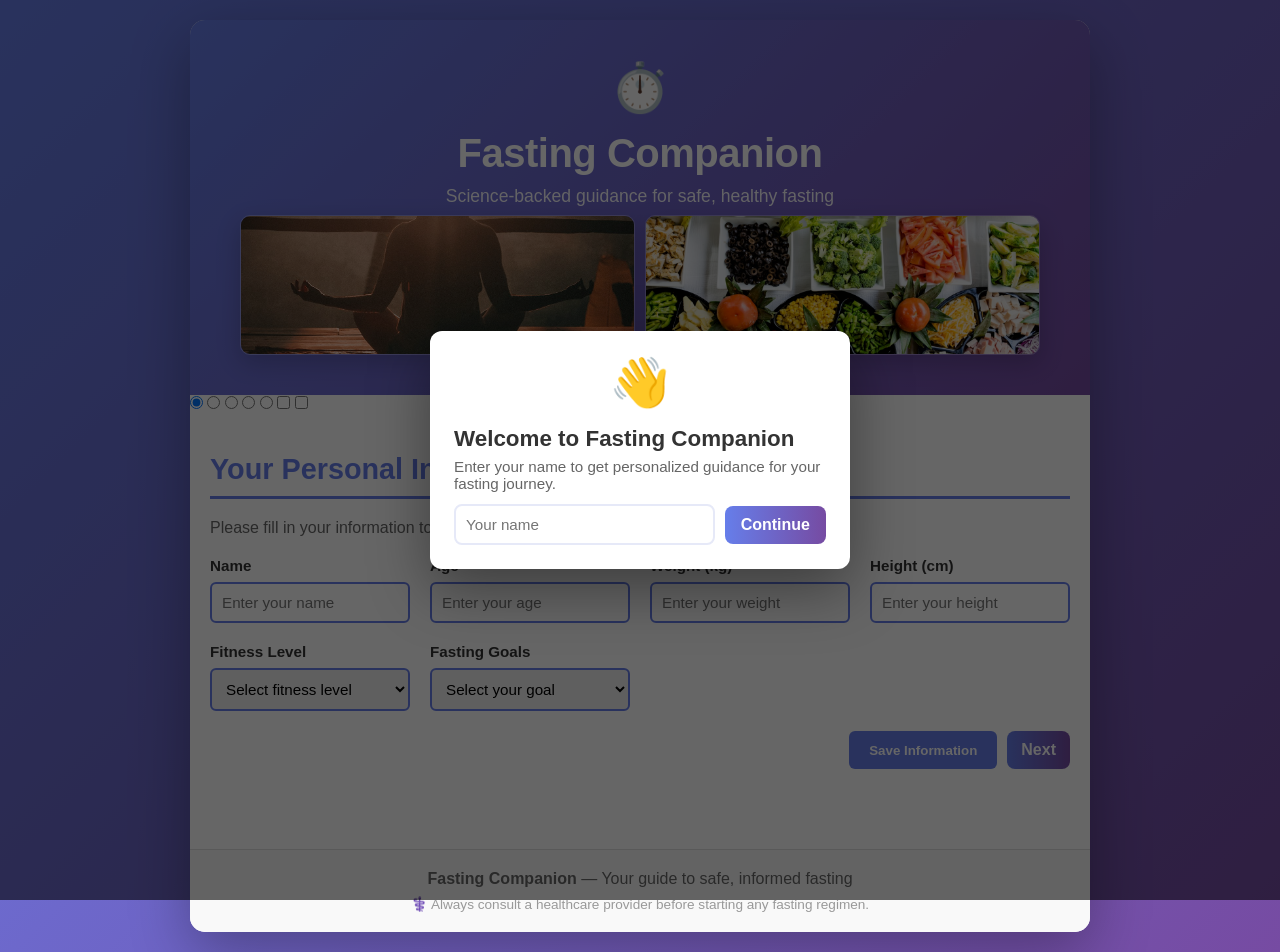
<file: index.html>
<!DOCTYPE html>
<html lang="en">
<head>
    <meta charset="UTF-8">
    <meta name="viewport" content="width=device-width, initial-scale=1.0">
    <title>Fasting Companion - Stay Hydrated & Healthy</title>
    <link rel="stylesheet" href="CSS/styles.css">
</head>
<body>
    <div class="container">
        <!-- Header -->
        <header class="header">
            <div class="header-content">
                <div class="header-icon">⏱️</div>
                <h1>Fasting Companion</h1>
                <p class="subtitle">Science-backed guidance for safe, healthy fasting</p>
                <div class="hero-media">
                    <img src="images/hero-water.jpg" alt="Healthy morning routine with water and sunlight">
                    <img src="images/hero-food.jpg" alt="Fresh nutritious foods on a table">
                </div>
                <span id="user-greeting" class="user-greeting" aria-live="polite"></span>
            </div>
        </header>
        <!-- step radios and modal toggle (CSS-only controls) -->
        <input type="radio" name="wizard-step" id="s1" class="step-radio" checked>
        <input type="radio" name="wizard-step" id="s2" class="step-radio">
        <input type="radio" name="wizard-step" id="s3" class="step-radio">
        <input type="radio" name="wizard-step" id="s4" class="step-radio">
        <input type="radio" name="wizard-step" id="s5" class="step-radio">
        <input type="checkbox" id="started" class="started-checkbox">
        <input type="checkbox" id="modal-toggle" class="modal-toggle">
        
        <!-- Login modal shown on first load to ask for name -->
        <div id="login-modal" class="modal-overlay" role="dialog" aria-modal="true" aria-labelledby="modal-title">
            <div class="modal">
                <div class="modal-icon">👋</div>
                <h2 id="modal-title">Welcome to Fasting Companion</h2>
                <p class="muted">Enter your name to get personalized guidance for your fasting journey.</p>
                <form id="modal-login-form" class="modal-form">
                    <input id="modal-name" type="text" placeholder="Your name" aria-label="Your name">
                        <div class="modal-actions">
                            <label for="modal-toggle" class="control-btn continue-btn">Continue</label>
                        </div>
                </form>
            </div>
        </div>

        <!-- Main Content -->
        <main class="main-content">
                        <section class="personal-info-section step" data-step="1">
                            <h2>Your Personal Information</h2>
                            <p style="color: #666; margin-bottom: 20px;">Please fill in your information to get personalized recommendations</p>
                            <div class="info-form">
                                <div class="form-group">
                                    <label for="name">Name</label>
                                    <input type="text" id="name" placeholder="Enter your name">
                                </div>
                                <div class="form-group">
                                    <label for="age">Age</label>
                                    <input type="number" id="age" placeholder="Enter your age" min="1">
                                </div>
                                <div class="form-group">
                                    <label for="weight">Weight (kg)</label>
                                    <input type="number" id="weight" placeholder="Enter your weight" min="1" step="0.1">
                                </div>
                                <div class="form-group">
                                    <label for="height">Height (cm)</label>
                                    <input type="number" id="height" placeholder="Enter your height" min="1">
                                </div>
                                <div class="form-group">
                                    <label for="fitness">Fitness Level</label>
                                    <select id="fitness">
                                        <option value="">Select fitness level</option>
                                        <option value="beginner">Beginner</option>
                                        <option value="intermediate">Intermediate</option>
                                        <option value="advanced">Advanced</option>
                                        <option value="athlete">Athlete</option>
                                    </select>
                                </div>
                                <div class="form-group">
                                    <label for="goals">Fasting Goals</label>
                                    <select id="goals">
                                        <option value="">Select your goal</option>
                                        <option value="weight-loss">Weight Loss</option>
                                        <option value="health">General Health</option>
                                        <option value="mental-clarity">Mental Clarity</option>
                                        <option value="longevity">Longevity</option>
                                    </select>
                                </div>
                            </div>
                            <div class="step-actions">
                                <button class="save-info-btn">Save Information</button>
                                <label for="s2" class="next-step control-btn">Next</label>
                            </div>
                        </section>
            <!-- Fasting Duration Selection -->
            <section class="duration-section step" data-step="2">
                <div class="section-icon">📅</div>
                <h2>Select Your Fasting Duration</h2>
                <p class="section-description">Different fasting durations have distinct health effects. Choose what suits your goals and experience level.</p>
                <!-- duration radios (placed here so panels can react via CSS sibling selectors) -->
                <input type="radio" name="duration" id="dur-1" class="duration-input" checked>
                <input type="radio" name="duration" id="dur-2" class="duration-input">
                <input type="radio" name="duration" id="dur-3" class="duration-input">
                <input type="radio" name="duration" id="dur-5" class="duration-input">

                <div class="duration-buttons">
                    <label for="dur-1" class="duration-btn">⏰ 1 Day<span class="duration-badge">Beginner</span></label>
                    <label for="dur-2" class="duration-btn">📍 2 Days<span class="duration-badge">Intermediate</span></label>
                    <label for="dur-3" class="duration-btn">🎯 3 Days<span class="duration-badge">Advanced</span></label>
                    <label for="dur-5" class="duration-btn">🏆 5 Days<span class="duration-badge">Expert</span></label>
                </div>

                <div class="duration-panels">
                    <div class="panel" data-duration="1">
                        <h4>✓ 1-Day Fast</h4>
                        <p class="panel-note"><strong>Best for:</strong> Beginners, weekly resets, autophagy boost</p>
                        <p class="panel-detail">Hydration: 2.5–3 L per day. Light electrolytes optional. Effects: Metabolism shifts after 12h, minimal muscle loss.</p>
                    </div>
                    <div class="panel" data-duration="2">
                        <h4>✓ 2-Day Fast</h4>
                        <p class="panel-note"><strong>Best for:</strong> Intermediate fasters, deeper autophagy, cellular repair</p>
                        <p class="panel-detail">Hydration: 3–3.5 L per day. Add electrolytes from day 2. Effects: Enhanced autophagy, mild ketosis, increased mental clarity.</p>
                    </div>
                    <div class="panel" data-duration="3">
                        <h4>✓ 3-Day Fast</h4>
                        <p class="panel-note"><strong>Best for:</strong> Experienced fasters, significant health benefits, deeper reset</p>
                        <p class="panel-detail">Hydration: 3.5–4 L per day. Regular electrolyte supplements essential. Effects: Strong ketosis, immune boost, deep cellular repair.</p>
                    </div>
                    <div class="panel" data-duration="5">
                        <h4>✓ 5-Day Fast</h4>
                        <p class="panel-note"><strong>Best for:</strong> Expert fasters only. Not recommended without medical guidance.</p>
                        <p class="panel-detail">Hydration: 4–4.5 L per day. Electrolytes twice daily mandatory. ⚠️ <strong>Consult a doctor first.</strong> Significant cellular changes occur.</p>
                    </div>
                </div>
                <div class="step-actions">
                    <label for="s1" class="control-btn prev-step">Back</label>
                    <label for="s3" class="next-step control-btn">Next</label>
                </div>
            </section>

            <!-- Progress Dashboard -->
            <section class="dashboard step" data-step="3">
                <div class="section-icon">📊</div>
                <h2>Your Fasting Progress</h2>

                <!-- Progress radios control the visual progress bar (pure HTML/CSS) -->
                <input type="radio" name="progress" id="p0" class="progress-radio" checked>
                <input type="radio" name="progress" id="p25" class="progress-radio">
                <input type="radio" name="progress" id="p50" class="progress-radio">
                <input type="radio" name="progress" id="p75" class="progress-radio">
                <input type="radio" name="progress" id="p100" class="progress-radio">

                <div class="progress-container">
                    <div class="progress-info">
                        <p>📅 <span class="info-label">Duration:</span> <span id="selected-duration">-</span></p>
                        <p>⏱️ <span class="info-label">Elapsed:</span> <span id="time-elapsed">00:00:00</span></p>
                        <p>⏳ <span class="info-label">Remaining:</span> <span id="time-remaining">-</span></p>
                    </div>
                    <div class="progress-bar">
                        <div class="progress-fill"></div>
                    </div>
                    <p class="progress-percentage">Progress: <span id="progress-percent">0</span>%</p>
                    <div class="progress-controls">
                        <label for="p0" class="progress-step">0%</label>
                        <label for="p25" class="progress-step">25%</label>
                        <label for="p50" class="progress-step">50%</label>
                        <label for="p75" class="progress-step">75%</label>
                        <label for="p100" class="progress-step">100%</label>
                    </div>
                    <div class="step-actions">
                        <label for="s2" class="control-btn prev-step">Back</label>
                        <label for="s4" class="next-step control-btn">Next</label>
                    </div>
                </div>
            </section>

            <!-- Hydration Tracking -->
            <section class="hydration-section step" data-step="4">
                <div class="section-icon">💧</div>
                <h2>Hydration Tracking</h2>
                <div class="hydration-info">
                    <p class="hydration-tip">💡 <strong>Hydration is critical during fasting.</strong> It helps manage hunger, supports metabolism, and aids detoxification.</p>
                    <p id="hydration-recommendation">Choose a fasting duration to see tailored guidance above, then pick your cumulative water intake below.</p>

                    <!-- Water selection implemented with radio buttons to represent cumulative intake (pure HTML/CSS) -->
                    <div class="water-intake">
                        <!-- radios are siblings of .water-meter so CSS can target the meter and display -->
                        <input type="radio" name="water" id="w0" class="water-radio" checked>
                        <input type="radio" name="water" id="w250" class="water-radio">
                        <input type="radio" name="water" id="w500" class="water-radio">
                        <input type="radio" name="water" id="w750" class="water-radio">
                        <input type="radio" name="water" id="w1000" class="water-radio">
                        <input type="radio" name="water" id="w1250" class="water-radio">
                        <input type="radio" name="water" id="w1500" class="water-radio">
                        <input type="radio" name="water" id="w1750" class="water-radio">
                        <input type="radio" name="water" id="w2000" class="water-radio">
                        <input type="radio" name="water" id="w2500" class="water-radio">
                        <input type="radio" name="water" id="w3000" class="water-radio">
                        <input type="radio" name="water" id="w3500" class="water-radio">
                        <input type="radio" name="water" id="w4000" class="water-radio">
                        <input type="radio" name="water" id="w4500" class="water-radio">

                        <p class="water-instruction">Select your current water intake to track hydration during your fast:</p>

                        <div class="water-recommendation">
                            <p id="water-rec-text">Choose a fasting duration to see your hydration goal.</p>
                        </div>

                        <div class="water-choices">
                            <label for="w0">0 ml</label>
                            <label for="w250">250 ml</label>
                            <label for="w500">500 ml</label>
                            <label for="w750">750 ml</label>
                            <label for="w1000">1L</label>
                            <label for="w1250">1.25L</label>
                            <label for="w1500">1.5L</label>
                            <label for="w1750">1.75L</label>
                            <label for="w2000">2L</label>
                            <label for="w2500">2.5L</label>
                            <label for="w3000">3L</label>
                            <label for="w3500">3.5L</label>
                            <label for="w4000">4L</label>
                            <label for="w4500">4.5L</label>
                        </div>

                        <div class="water-meter" aria-hidden="true">
                            <div class="meter-fill"></div>
                        </div>
                        <div class="water-display">Current Intake: <span class="selected-amount">0 ml</span></div>
                    </div>
                    <div class="step-actions">
                        <label for="s3" class="control-btn prev-step">Back</label>
                        <label for="s5" class="next-step control-btn">Next</label>
                    </div>
                </div>
            </section>

            <!-- Vitamin & Nutrient Reminders -->
            <section class="vitamins-section step" data-step="5">
                <div class="section-icon">⚕️</div>
                <h2>Health & Wellness During Fasting</h2>
                <div class="vitamin-guidelines">
                    <div class="vitamin-item">
                        <div class="vitamin-icon">⚡</div>
                        <h3>Electrolytes</h3>
                        <p>Sodium, potassium, and magnesium regulate muscle function and hydration balance. Especially important on fasts longer than 24 hours.</p>
                        <p class="tip">💡 Tip: Add electrolyte powder to water or take mineral supplements.</p>
                    </div>
                    <div class="vitamin-item">
                        <div class="vitamin-icon">🪨</div>
                        <h3>Minerals</h3>
                        <p>Magnesium, calcium, and zinc support bone health, immune function, and energy production during extended fasts.</p>
                        <p class="tip">💡 Tip: Consider a mineral supplement on days 2+.</p>
                    </div>
                    <div class="vitamin-item">
                        <div class="vitamin-icon">🥗</div>
                        <h3>Vitamins</h3>
                        <p>Take your multivitamins during eating windows to maintain nutrient stores and support immune health.</p>
                        <p class="tip">💡 Tip: B-complex vitamins aid energy metabolism.</p>
                    </div>
                    <div class="vitamin-item">
                        <div class="vitamin-icon">💧</div>
                        <h3>Hydration First</h3>
                        <p>Pure water is your primary tool. Aim to drink regularly throughout your fasting period to manage hunger and support detoxification.</p>
                        <p class="tip">💡 Tip: Sip slowly; large amounts at once can cause bloating.</p>
                    </div>
                </div>
                
                <div class="safety-section">
                    <h3>⚠️ Important Safety Guidelines</h3>
                    <ul class="safety-list">
                        <li>Stop fasting immediately if you experience severe dizziness, chest pain, or shortness of breath.</li>
                        <li>People with eating disorders, diabetes, or on medications should consult a doctor before fasting.</li>
                        <li>Fasts longer than 3 days require medical supervision for most people.</li>
                        <li>Pregnant and breastfeeding individuals should not fast without medical approval.</li>
                        <li>Never fast if you're ill or recovering from illness.</li>
                    </ul>
                    <div class="safety-checkbox-group">
                        <input type="checkbox" id="safety-agree" class="safety-checkbox">
                        <label for="safety-agree" class="safety-checkbox-label">
                            I have read and understand the safety guidelines and accept responsibility for my fasting
                        </label>

                        <div class="final-fast-actions">
                            <label for="s4" class="control-btn prev-step">Back</label>
                            <label for="started" class="control-btn start-btn safety-start-btn">Start Fast</label>
                        </div>
                    </div>
                </div>
            </section>

            <!-- Home screen shown after starting fast -->
            <section id="home-screen" class="home-screen hidden">
                <div class="home-card">
                    <h2 id="home-title">Good luck, <span id="home-name">Faster</span>!</h2>
                    <p class="home-motivation">Just do it — one hour at a time.</p>
                    <div class="home-info-grid">
                        <div class="info-item">
                            <span class="info-label">Duration</span>
                            <span class="info-value" id="home-duration">-</span>
                        </div>
                        <div class="info-item">
                            <span class="info-label">Goal</span>
                            <span class="info-value" id="home-goal">-</span>
                        </div>
                    </div>
                    <div class="countdown-section">
                        <p class="countdown-label">⏳ Time Remaining</p>
                        <div class="big-time" id="home-remaining">00:00:00</div>
                        <div class="home-progress-bar">
                            <div class="home-progress-fill" id="home-progress-fill"></div>
                        </div>
                        <p class="progress-label" id="progress-label">0% Complete</p>
                    </div>
                    <div class="water-section">
                        <h3>💧 Hydration Tracker</h3>
                        <p class="water-rec-label">Daily Goal: <span id="water-goal">-</span> ml</p>
                        <p class="water-status">Current Intake: <span id="current-water">0</span> ml</p>
                        <div class="water-progress-bar">
                            <div class="water-progress-fill" id="water-progress-fill"></div>
                        </div>
                        <p class="water-remaining">Still need: <span id="water-remaining-ml">-</span> ml</p>
                    </div>
                    <div class="home-recommendations" id="home-recommendations">
                        <div class="rec rec-1">
                            <strong>🎯 1-Day Fast Tips:</strong> Drink regularly throughout the day. Stay active but avoid intense exercise.
                        </div>
                        <div class="rec rec-2">
                            <strong>🎯 2-Day Fast Tips:</strong> Electrolytes are now important. Take electrolytes twice per day. Light activities only.
                        </div>
                        <div class="rec rec-3">
                            <strong>🎯 3-Day Fast Tips:</strong> Strong hydration and electrolytes essential. Electrolytes twice daily. Rest is key.
                        </div>
                        <div class="rec rec-5">
                            <strong>🎯 5-Day Fast Tips:</strong> Medical supervision recommended. Electrolytes 2-3 times daily. Minimize activity. Listen to your body.
                        </div>
                    </div>
                    <div class="home-controls">
                        <label for="started" class="control-btn stop-label">Stop Fast</label>
                        <label for="p0" class="control-btn reset-label">Reset</label>
                    </div>
                </div>
            </section>
        </main>

        <!-- Footer -->
        <footer class="footer">
            <p><strong>Fasting Companion</strong> — Your guide to safe, informed fasting</p>
            <p class="footer-small">⚕️ Always consult a healthcare provider before starting any fasting regimen.</p>
        </footer>
    </div>
    <script src="js/script.js"></script>
</body>
</html>
</file>
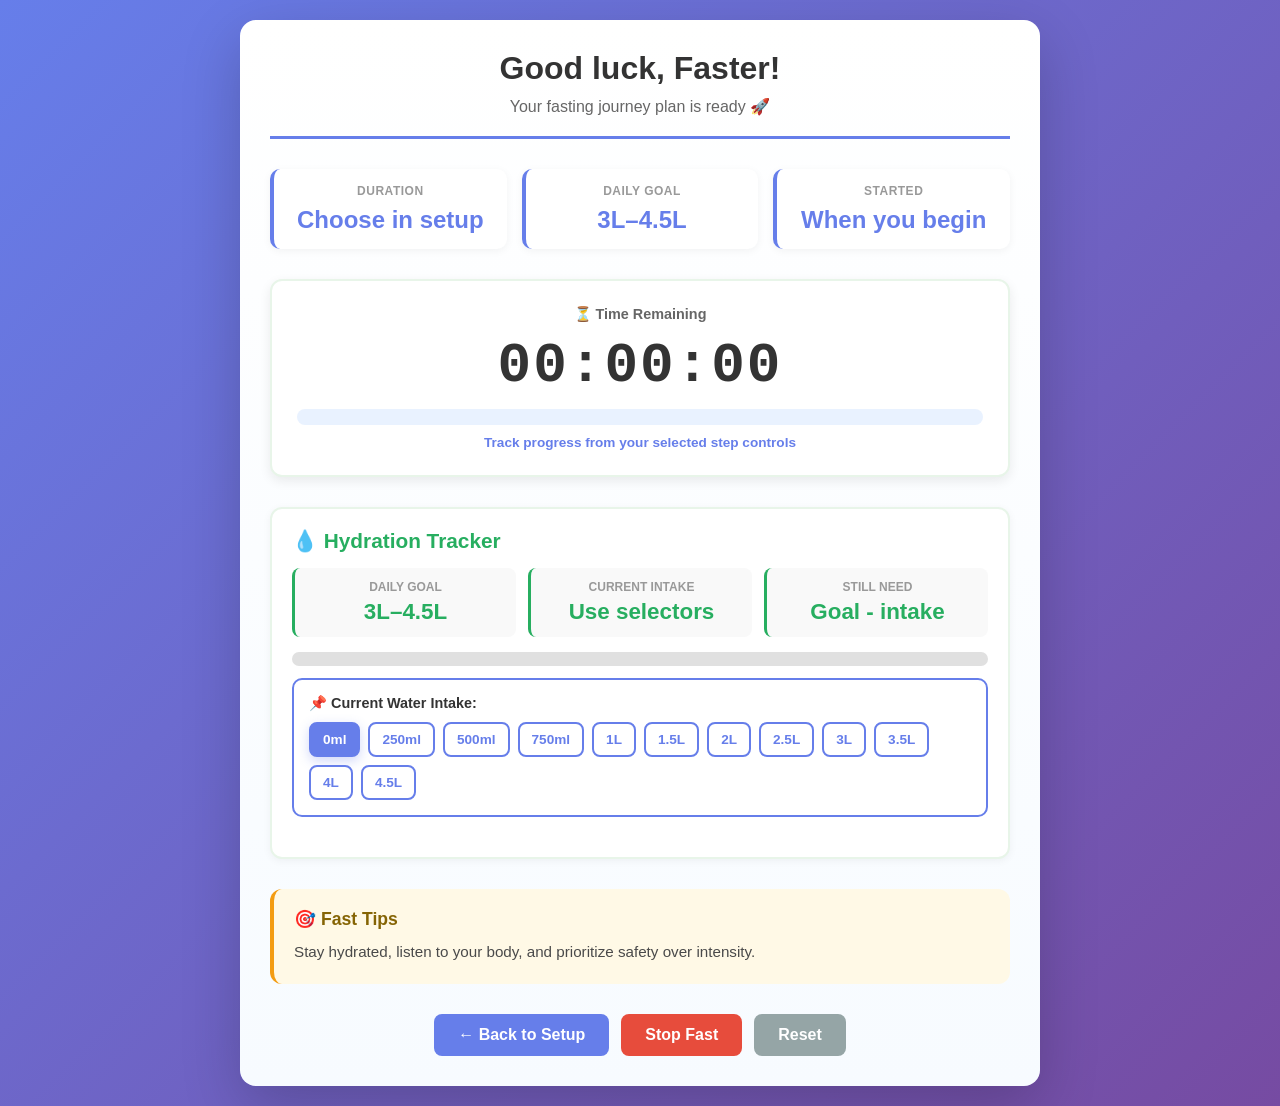
<file: fast-tracking.html>
<!DOCTYPE html>
<html lang="en">
<head>
    <meta charset="UTF-8">
    <meta name="viewport" content="width=device-width, initial-scale=1.0">
    <title>Active Fast - Fasting Companion</title>
    <link rel="stylesheet" href="CSS/styles.css">
    <style>
        body {
            background: linear-gradient(135deg, #667eea 0%, #764ba2 100%);
            min-height: 100vh;
            padding: 0;
        }

        .tracking-container {
            min-height: 100vh;
            display: flex;
            align-items: center;
            justify-content: center;
            padding: 20px;
        }

        .tracking-card {
            background: linear-gradient(180deg, #fff, #f7fbff);
            padding: 30px;
            border-radius: 16px;
            width: min(800px, 100%);
            box-shadow: 0 20px 60px rgba(0, 0, 0, 0.2);
            animation: slideIn 500ms ease;
        }

        .tracking-header {
            text-align: center;
            margin-bottom: 30px;
            border-bottom: 3px solid #667eea;
            padding-bottom: 20px;
        }

        .tracking-header h1 {
            color: #333;
            font-size: 2rem;
            margin: 0 0 10px 0;
        }

        .tracking-header p {
            color: #666;
            font-size: 1rem;
            margin: 0;
        }

        .info-grid {
            display: grid;
            grid-template-columns: repeat(auto-fit, minmax(150px, 1fr));
            gap: 15px;
            margin-bottom: 30px;
        }

        .info-card {
            background: white;
            padding: 15px;
            border-radius: 10px;
            text-align: center;
            border-left: 4px solid #667eea;
            box-shadow: 0 2px 8px rgba(0, 0, 0, 0.05);
        }

        .info-label {
            font-size: 0.75rem;
            color: #999;
            text-transform: uppercase;
            font-weight: 700;
            letter-spacing: 0.5px;
            margin-bottom: 8px;
        }

        .info-value {
            font-size: 1.5rem;
            font-weight: 700;
            color: #667eea;
        }

        .countdown-box {
            background: white;
            padding: 25px;
            border-radius: 12px;
            text-align: center;
            margin-bottom: 30px;
            border: 2px solid #e8f5e9;
            box-shadow: 0 4px 12px rgba(0, 0, 0, 0.08);
        }

        .countdown-label {
            font-size: 0.9rem;
            color: #666;
            font-weight: 600;
            margin-bottom: 15px;
        }

        .countdown-display {
            font-size: 3.5rem;
            font-weight: 700;
            color: #333;
            font-family: 'Courier New', monospace;
            letter-spacing: 2px;
            margin: 15px 0;
            line-height: 1;
        }

        .progress-bar-container {
            height: 16px;
            background: #e9f2ff;
            border-radius: 12px;
            overflow: hidden;
            margin-top: 15px;
        }

        .progress-bar-fill {
            height: 100%;
            width: 0%;
            background: linear-gradient(90deg, #667eea 0%, #764ba2 100%);
            transition: width 300ms ease;
        }

        .progress-label {
            font-size: 0.85rem;
            color: #667eea;
            font-weight: 600;
            margin-top: 10px;
        }

        .hydration-section {
            background: white;
            padding: 20px;
            border-radius: 12px;
            margin-bottom: 30px;
            border: 2px solid #e8f5e9;
            box-shadow: 0 2px 8px rgba(0, 0, 0, 0.05);
        }

        .hydration-title {
            color: #27ae60;
            font-size: 1.3rem;
            font-weight: 700;
            margin: 0 0 15px 0;
            display: flex;
            align-items: center;
            gap: 8px;
        }

        .water-stats {
            display: grid;
            grid-template-columns: repeat(auto-fit, minmax(140px, 1fr));
            gap: 12px;
            margin-bottom: 15px;
        }

        .water-stat {
            background: #f9f9f9;
            padding: 12px;
            border-radius: 8px;
            text-align: center;
            border-left: 3px solid #27ae60;
        }

        .water-stat-label {
            font-size: 0.75rem;
            color: #999;
            text-transform: uppercase;
            font-weight: 600;
            margin-bottom: 5px;
        }

        .water-stat-value {
            font-size: 1.4rem;
            font-weight: 700;
            color: #27ae60;
        }

        .water-meter {
            height: 14px;
            background: #e0e0e0;
            border-radius: 10px;
            overflow: hidden;
            margin: 12px 0;
        }

        .water-meter-fill {
            height: 100%;
            width: 0%;
            background: linear-gradient(90deg, #27ae60 0%, #2ecc71 100%);
            transition: width 300ms ease;
        }

        .tips-section {
            background: #fff9e6;
            padding: 20px;
            border-radius: 12px;
            border-left: 4px solid #f39c12;
            margin-bottom: 30px;
        }

        .tips-title {
            color: #856404;
            font-weight: 700;
            font-size: 1.1rem;
            margin: 0 0 10px 0;
        }

        .tips-text {
            color: #4a4a4a;
            font-size: 0.95rem;
            line-height: 1.6;
            margin: 0;
        }

        .action-buttons {
            display: flex;
            gap: 12px;
            justify-content: center;
            flex-wrap: wrap;
        }

        .btn {
            padding: 12px 24px;
            border: none;
            border-radius: 8px;
            font-weight: 600;
            font-size: 1rem;
            cursor: pointer;
            transition: all 0.3s ease;
            text-decoration: none;
            display: inline-block;
        }

        .btn-stop {
            background-color: #e74c3c;
            color: white;
        }

        .btn-stop:hover {
            background-color: #c0392b;
            transform: translateY(-2px);
            box-shadow: 0 5px 15px rgba(231, 76, 60, 0.3);
        }

        .btn-reset {
            background-color: #95a5a6;
            color: white;
        }

        .btn-reset:hover {
            background-color: #7f8c8d;
            transform: translateY(-2px);
            box-shadow: 0 5px 15px rgba(149, 165, 166, 0.3);
        }

        .btn-back {
            background-color: #667eea;
            color: white;
        }

        .btn-back:hover {
            background-color: #764ba2;
            transform: translateY(-2px);
            box-shadow: 0 5px 15px rgba(102, 126, 234, 0.3);
        }

        .water-input-section {
            background: white;
            padding: 15px;
            border-radius: 10px;
            margin-bottom: 20px;
            border: 2px solid #667eea;
        }

        .water-input-label {
            font-size: 0.9rem;
            color: #333;
            font-weight: 600;
            margin-bottom: 10px;
            display: block;
        }

        .water-choices {
            display: flex;
            gap: 8px;
            flex-wrap: wrap;
            margin-top: 10px;
        }

        .water-choices label {
            padding: 8px 12px;
            border-radius: 8px;
            border: 2px solid #667eea;
            background: white;
            color: #667eea;
            cursor: pointer;
            font-weight: 600;
            font-size: 0.85rem;
            transition: all 0.2s ease;
        }

        .water-choices label:hover {
            background: #f0f4ff;
        }

        .water-choices input[type="radio"] {
            display: none;
        }

        .water-choices input[type="radio"]:checked + label {
            background: #667eea;
            color: white;
            box-shadow: 0 4px 12px rgba(102, 126, 234, 0.3);
        }

        @keyframes slideIn {
            from {
                opacity: 0;
                transform: translateY(20px);
            }
            to {
                opacity: 1;
                transform: translateY(0);
            }
        }

        @media (max-width: 600px) {
            .tracking-card {
                padding: 20px;
            }

            .tracking-header h1 {
                font-size: 1.5rem;
            }

            .countdown-display {
                font-size: 2.5rem;
            }

            .info-grid {
                grid-template-columns: 1fr;
            }

            .action-buttons {
                flex-direction: column;
            }

            .btn {
                width: 100%;
            }

            .water-choices {
                gap: 6px;
            }

            .water-choices label {
                padding: 6px 10px;
                font-size: 0.75rem;
            }
        }
    </style>
</head>
<body>
    <div class="tracking-container">
        <div class="tracking-card">
            <div class="tracking-header">
                <h1>Good luck, Faster!</h1>
                <p>Your fasting journey plan is ready 🚀</p>
            </div>

            <!-- Info Grid -->
            <div class="info-grid">
                <div class="info-card">
                    <div class="info-label">Duration</div>
                    <div class="info-value">Choose in setup</div>
                </div>
                <div class="info-card">
                    <div class="info-label">Daily Goal</div>
                    <div class="info-value">3L–4.5L</div>
                </div>
                <div class="info-card">
                    <div class="info-label">Started</div>
                    <div class="info-value">When you begin</div>
                </div>
            </div>

            <!-- Countdown -->
            <div class="countdown-box">
                <div class="countdown-label">⏳ Time Remaining</div>
                <div class="countdown-display">00:00:00</div>
                <div class="progress-bar-container">
                    <div class="progress-bar-fill"></div>
                </div>
                <div class="progress-label">Track progress from your selected step controls</div>
            </div>

            <!-- Hydration Tracker -->
            <div class="hydration-section">
                <h3 class="hydration-title">💧 Hydration Tracker</h3>
                
                <div class="water-stats">
                    <div class="water-stat">
                        <div class="water-stat-label">Daily Goal</div>
                        <div class="water-stat-value">3L–4.5L</div>
                    </div>
                    <div class="water-stat">
                        <div class="water-stat-label">Current Intake</div>
                        <div class="water-stat-value">Use selectors</div>
                    </div>
                    <div class="water-stat">
                        <div class="water-stat-label">Still Need</div>
                        <div class="water-stat-value">Goal - intake</div>
                    </div>
                </div>

                <div class="water-meter">
                    <div class="water-meter-fill"></div>
                </div>

                <!-- Water Input -->
                <div class="water-input-section">
                    <label class="water-input-label">📌 Current Water Intake:</label>
                    <div class="water-choices">
                        <input type="radio" id="w0-track" name="water-intake" value="0" checked>
                        <label for="w0-track">0ml</label>

                        <input type="radio" id="w250-track" name="water-intake" value="250">
                        <label for="w250-track">250ml</label>

                        <input type="radio" id="w500-track" name="water-intake" value="500">
                        <label for="w500-track">500ml</label>

                        <input type="radio" id="w750-track" name="water-intake" value="750">
                        <label for="w750-track">750ml</label>

                        <input type="radio" id="w1000-track" name="water-intake" value="1000">
                        <label for="w1000-track">1L</label>

                        <input type="radio" id="w1500-track" name="water-intake" value="1500">
                        <label for="w1500-track">1.5L</label>

                        <input type="radio" id="w2000-track" name="water-intake" value="2000">
                        <label for="w2000-track">2L</label>

                        <input type="radio" id="w2500-track" name="water-intake" value="2500">
                        <label for="w2500-track">2.5L</label>

                        <input type="radio" id="w3000-track" name="water-intake" value="3000">
                        <label for="w3000-track">3L</label>

                        <input type="radio" id="w3500-track" name="water-intake" value="3500">
                        <label for="w3500-track">3.5L</label>

                        <input type="radio" id="w4000-track" name="water-intake" value="4000">
                        <label for="w4000-track">4L</label>

                        <input type="radio" id="w4500-track" name="water-intake" value="4500">
                        <label for="w4500-track">4.5L</label>
                    </div>
                </div>
            </div>

            <!-- Tips Section -->
            <div class="tips-section">
                <h3 class="tips-title">🎯 Fast Tips</h3>
                <p class="tips-text">Stay hydrated, listen to your body, and prioritize safety over intensity.</p>
            </div>

            <!-- Action Buttons -->
            <div class="action-buttons">
                <a class="btn btn-back" href="index.html">← Back to Setup</a>
                <a class="btn btn-stop" href="index.html">Stop Fast</a>
                <a class="btn btn-reset" href="index.html">Reset</a>
            </div>
        </div>
    </div>
</body>
</html>
</file>
<file: CSS/styles.css>
* {
    margin: 0;
    padding: 0;
    box-sizing: border-box;
}

body {
    font-family: 'Segoe UI', Tahoma, Geneva, Verdana, sans-serif;
    background: linear-gradient(135deg, #667eea 0%, #764ba2 100%);
    color: #333;
    min-height: 100vh;
    padding: 20px;
}

.container {
    max-width: 900px;
    margin: 0 auto;
    background-color: white;
    border-radius: 15px;
    box-shadow: 0 20px 60px rgba(0, 0, 0, 0.3);
    overflow: hidden;
}

.header {
    background: linear-gradient(135deg, #667eea 0%, #764ba2 100%);
    color: white;
    padding: 40px 20px;
    text-align: center;
}

.header-content {
    max-width: 800px;
    margin: 0 auto;
}

.header-icon {
    font-size: 3rem;
    margin-bottom: 15px;
    animation: bounce 2s infinite;
}

.header h1 {
    font-size: 2.5rem;
    margin-bottom: 10px;
    font-weight: 700;
    letter-spacing: -0.5px;
}

.header .subtitle {
    font-size: 1.1rem;
    opacity: 0.95;
    font-weight: 300;
}

.hero-media {
    display: grid;
    grid-template-columns: repeat(2, minmax(0, 1fr));
    gap: 10px;
    margin-top: 8px;
}

.hero-media img {
    width: 100%;
    height: 140px;
    object-fit: cover;
    border-radius: 10px;
    border: 1px solid rgba(255, 255, 255, 0.25);
    box-shadow: 0 8px 24px rgba(0, 0, 0, 0.2);
}

.user-area {
    margin-top: 12px;
    display: flex;
    gap: 10px;
    justify-content: center;
    align-items: center;
}

.user-greeting {
    font-weight: 600;
    color: rgba(255,255,255,0.95);
}

.login-form {
    display: flex;
    gap: 8px;
    align-items: center;
}

#login-name {
    padding: 8px 10px;
    border-radius: 6px;
    border: none;
    font-size: 0.95rem;
}

#login-btn, #logout-btn {
    padding: 8px 12px;
    border-radius: 6px;
    border: none;
    background: rgba(0,0,0,0.12);
    color: white;
    cursor: pointer;
    font-weight: 600;
}

#login-btn:hover, #logout-btn:hover { background: rgba(0,0,0,0.18); }


.main-content {
    padding: 40px 20px;
}


section {
    margin-bottom: 40px;
}

section h2 {
    color: #667eea;
    font-size: 1.8rem;
    margin-bottom: 20px;
    border-bottom: 3px solid #667eea;
    padding-bottom: 10px;
}

.section-icon {
    font-size: 2.2rem;
    display: block;
    margin-bottom: 12px;
    text-align: center;
}

.section-description {
    color: #666;
    margin-bottom: 20px;
    font-size: 1rem;
    line-height: 1.6;
}

.duration-section {
    text-align: center;
}

.duration-buttons {
    display: grid;
    grid-template-columns: repeat(auto-fit, minmax(120px, 1fr));
    gap: 15px;
    margin-top: 20px;
    align-items: center;
}

.duration-input { display: none; }
.duration-btn {
    display: inline-block;
    padding: 15px 20px;
    font-size: 1rem;
    font-weight: 600;
    border: 2px solid #667eea;
    background-color: white;
    color: #667eea;
    border-radius: 8px;
    cursor: pointer;
    transition: all 0.25s ease;
    text-align: center;
    position: relative;
}

.duration-badge {
    display: block;
    font-size: 0.7rem;
    font-weight: 400;
    opacity: 0.7;
    margin-top: 4px;
}

.duration-btn:hover {
    background-color: #f0f4ff;
    transform: translateY(-2px);
}

/* When a duration radio is checked, style its label */
.duration-input:checked + .duration-btn {
    background-color: #667eea;
    color: white;
    box-shadow: 0 8px 20px rgba(102, 126, 234, 0.35);
}

/* Style the duration label when its radio is checked (inputs are siblings of .duration-buttons) */
#dur-1:checked ~ .duration-buttons label[for="dur-1"],
#dur-2:checked ~ .duration-buttons label[for="dur-2"],
#dur-3:checked ~ .duration-buttons label[for="dur-3"],
#dur-5:checked ~ .duration-buttons label[for="dur-5"] {
    background-color: #667eea;
    color: white;
    box-shadow: 0 8px 20px rgba(102, 126, 234, 0.35);
}

.duration-panels { margin-top: 18px; }
.duration-panels .panel { display: none; }
/* Show panel depending on checked duration */
#dur-1:checked ~ .duration-panels .panel[data-duration="1"],
#dur-2:checked ~ .duration-panels .panel[data-duration="2"],
#dur-3:checked ~ .duration-panels .panel[data-duration="3"],
#dur-5:checked ~ .duration-panels .panel[data-duration="5"] {
    display: block;
}

.panel-note {
    background-color: #fff;
    padding: 12px 14px;
    border-radius: 8px;
    color: #444;
    font-weight: 500;
}

.panel h4 {
    color: #667eea;
    margin-bottom: 8px;
    font-size: 1.1rem;
}

.panel-detail {
    color: #666;
    font-size: 0.95rem;
    margin-top: 10px;
    line-height: 1.6;
}


.dashboard {
    background-color: #f9f9f9;
    padding: 25px;
    border-radius: 10px;
    border-left: 5px solid #667eea;
}

.dashboard .personal-info-section {
    background-color: #fff9f0;
    padding: 25px;
    border-radius: 10px;
    }

    .info-form {
        display: grid;
        grid-template-columns: repeat(auto-fit, minmax(200px, 1fr));
        gap: 20px;
        margin-bottom: 20px;
    }

    .form-group {
        display: flex;
        flex-direction: column;
    }

    .form-group label {
        font-weight: 600;
        margin-bottom: 8px;
        color: #333;
        font-size: 0.95rem;
    }

    .form-group input,
    .form-group select {
        padding: 10px;
        border: 2px solid #667eea;
        border-radius: 6px;
        font-size: 0.95rem;
        font-family: inherit;
    }

    .form-group input:focus,
    .form-group select:focus {
        outline: none;
        border-color: #764ba2;
        box-shadow: 0 0 6px rgba(102, 126, 234, 0.2);
    }

    .save-info-btn {
        padding: 10px 20px;
        background-color: #667eea;
        color: white;
        border: none;
        border-radius: 6px;
        font-weight: 600;
        cursor: pointer;
        transition: all 0.3s ease;
    }

    .save-info-btn:hover {
        background-color: #764ba2;
        transform: translateY(-2px);
        box-shadow: 0 5px 15px rgba(102, 126, 234, 0.3);
    }

    .dashboard {
    background-color: #f9f9f9;
    padding: 25px;
    border-radius: 10px;
    border-left: 5px solid #667eea;
}

.progress-info {
    display: grid;
    grid-template-columns: repeat(auto-fit, minmax(200px, 1fr));
    gap: 15px;
    margin-bottom: 20px;
}

.progress-info p {
    font-size: 1rem;
    font-weight: 500;
}

.info-label {
    color: #764ba2;
    font-weight: 700;
}

.progress-info span {
    color: #667eea;
    font-weight: 700;
    font-size: 1.1rem;
}

.progress-bar {
    width: 100%;
    height: 30px;
    background-color: #e0e0e0;
    border-radius: 15px;
    overflow: hidden;
    margin: 20px 0;
}

.progress-fill {
    height: 100%;
    background: linear-gradient(90deg, #667eea 0%, #764ba2 100%);
    width: 0%;
    transition: width 0.3s ease;
}

/* Progress controls implemented with radios (placed before progress container in HTML when used).
   Example classes: .prog-0, .prog-25, .prog-50, .prog-75, .prog-100 applied via checked inputs using sibling selectors. */

/* Generic helper selectors (used if progress radios are included near the control) */
.progress-radio { display: none; }
#p0:checked ~ .progress-container .progress-fill { width: 0%; }
#p25:checked ~ .progress-container .progress-fill { width: 25%; }
#p50:checked ~ .progress-container .progress-fill { width: 50%; }
#p75:checked ~ .progress-container .progress-fill { width: 75%; }
#p100:checked ~ .progress-container .progress-fill { width: 100%; }

.progress-percentage {
    text-align: center;
    font-size: 1.1rem;
    font-weight: 600;
    color: #667eea;
}

.progress-info .info-highlight { color: #444; font-weight: 700; }

.progress-controls { display: flex; gap: 8px; justify-content: center; margin-top: 8px; flex-wrap: wrap; }
.progress-step {
    padding: 6px 10px;
    border-radius: 6px;
    border: 1px solid #d0d8ff;
    background: white;
    color: #667eea;
    cursor: pointer;
    font-weight: 600;
}

/* Active progress step styling when its radio is checked */
#p0:checked ~ .progress-container .progress-controls label[for="p0"],
#p25:checked ~ .progress-container .progress-controls label[for="p25"],
#p50:checked ~ .progress-container .progress-controls label[for="p50"],
#p75:checked ~ .progress-container .progress-controls label[for="p75"],
#p100:checked ~ .progress-container .progress-controls label[for="p100"] {
    background: #667eea; color: #fff; box-shadow: 0 6px 18px rgba(102,126,234,0.25);
}



.hydration-section {
    background-color: #f0f7ff;
    padding: 25px;
    border-radius: 10px;
}

#hydration-recommendation {
    background-color: white;
    padding: 15px;
    border-radius: 8px;
    margin-bottom: 20px;
    color: #666;
    font-weight: 500;
}

.hydration-tip {
    background: #e8f5e9;
    padding: 12px 15px;
    border-radius: 8px;
    border-left: 4px solid #27ae60;
    color: #2e7d32;
    margin-bottom: 15px;
    font-weight: 500;
}

.water-intake {
    margin-bottom: 25px;
}

.water-instruction {
    color: #666;
    font-size: 0.95rem;
    margin-bottom: 12px;
}

.water-recommendation {
    background: #f0f7ff;
    padding: 12px 15px;
    border-radius: 8px;
    border-left: 4px solid #667eea;
    margin-bottom: 15px;
}

#water-rec-text {
    color: #333;
    font-weight: 500;
    margin: 0;
}

/* Water selection: use radio buttons to pick cumulative amount (pure HTML/CSS)
   The radio group appears as pill buttons; the selected one shows as active and updates the visual meter. */
.water-radio { display: none; }
.water-choices { display: flex; gap: 8px; flex-wrap: wrap; }
.water-choices label {
    padding: 8px 12px;
    border-radius: 8px;
    border: 2px solid #667eea;
    background: white;
    color: #667eea;
    cursor: pointer;
    font-weight: 600;
}
.water-choices label:hover { background: #f0f4ff; }

/* Meter width controlled by radio checked state (inputs are siblings of .water-meter) */
#w0:checked ~ .water-meter .meter-fill { width: 0%; }
#w250:checked ~ .water-meter .meter-fill { width: 5.6%; }
#w500:checked ~ .water-meter .meter-fill { width: 11.1%; }
#w750:checked ~ .water-meter .meter-fill { width: 16.7%; }
#w1000:checked ~ .water-meter .meter-fill { width: 22.2%; }
#w1250:checked ~ .water-meter .meter-fill { width: 27.8%; }
#w1500:checked ~ .water-meter .meter-fill { width: 33.3%; }
#w1750:checked ~ .water-meter .meter-fill { width: 38.9%; }
#w2000:checked ~ .water-meter .meter-fill { width: 44.4%; }
#w2500:checked ~ .water-meter .meter-fill { width: 55.6%; }
#w3000:checked ~ .water-meter .meter-fill { width: 66.7%; }
#w3500:checked ~ .water-meter .meter-fill { width: 77.8%; }
#w4000:checked ~ .water-meter .meter-fill { width: 88.9%; }
#w4500:checked ~ .water-meter .meter-fill { width: 100%; }

/* Style the label button when its radio is checked */
#w0:checked ~ .water-choices label[for="w0"],
#w250:checked ~ .water-choices label[for="w250"],
#w500:checked ~ .water-choices label[for="w500"],
#w750:checked ~ .water-choices label[for="w750"],
#w1000:checked ~ .water-choices label[for="w1000"],
#w1250:checked ~ .water-choices label[for="w1250"],
#w1500:checked ~ .water-choices label[for="w1500"],
#w1750:checked ~ .water-choices label[for="w1750"],
#w2000:checked ~ .water-choices label[for="w2000"],
#w2500:checked ~ .water-choices label[for="w2500"],
#w3000:checked ~ .water-choices label[for="w3000"],
#w3500:checked ~ .water-choices label[for="w3500"],
#w4000:checked ~ .water-choices label[for="w4000"],
#w4500:checked ~ .water-choices label[for="w4500"] {
    background: #667eea; color: #fff; box-shadow: 0 6px 18px rgba(102,126,234,0.18);
}

.water-meter { height: 18px; background: #e9f2ff; border-radius: 12px; overflow: hidden; margin-top: 12px; }
.meter-fill { height: 100%; width: 0%; background: linear-gradient(90deg,#67c6ff,#667eea); transition: width 0.25s ease; }

.water-display { margin-top: 8px; font-weight: 700; color: #667eea; }

/* Show selected water amount text using CSS generated content for each radio state */
.selected-amount { position: relative; color: transparent; }
#w0:checked ~ .water-meter + .water-display .selected-amount::before { content: '0 ml'; color: #667eea; position: absolute; left: 0; }
#w250:checked ~ .water-meter + .water-display .selected-amount::before { content: '250 ml'; color: #667eea; position: absolute; left: 0; }
#w500:checked ~ .water-meter + .water-display .selected-amount::before { content: '500 ml'; color: #667eea; position: absolute; left: 0; }
#w750:checked ~ .water-meter + .water-display .selected-amount::before { content: '750 ml'; color: #667eea; position: absolute; left: 0; }
#w1000:checked ~ .water-meter + .water-display .selected-amount::before { content: '1000 ml'; color: #667eea; position: absolute; left: 0; }
#w1250:checked ~ .water-meter + .water-display .selected-amount::before { content: '1250 ml'; color: #667eea; position: absolute; left: 0; }
#w1500:checked ~ .water-meter + .water-display .selected-amount::before { content: '1500 ml'; color: #667eea; position: absolute; left: 0; }
#w1750:checked ~ .water-meter + .water-display .selected-amount::before { content: '1750 ml'; color: #667eea; position: absolute; left: 0; }
#w2000:checked ~ .water-meter + .water-display .selected-amount::before { content: '2000 ml'; color: #667eea; position: absolute; left: 0; }
#w2500:checked ~ .water-meter + .water-display .selected-amount::before { content: '2500 ml'; color: #667eea; position: absolute; left: 0; }
#w3000:checked ~ .water-meter + .water-display .selected-amount::before { content: '3000 ml'; color: #667eea; position: absolute; left: 0; }
#w3500:checked ~ .water-meter + .water-display .selected-amount::before { content: '3500 ml'; color: #667eea; position: absolute; left: 0; }
#w4000:checked ~ .water-meter + .water-display .selected-amount::before { content: '4000 ml'; color: #667eea; position: absolute; left: 0; }
#w4500:checked ~ .water-meter + .water-display .selected-amount::before { content: '4500 ml'; color: #667eea; position: absolute; left: 0; }

.water-intake label {
    display: block;
    font-weight: 600;
    margin-bottom: 10px;
    color: #333;
}

.input-group {
    display: flex;
    gap: 10px;
}

#water-input {
    flex: 1;
    padding: 12px;
    border: 2px solid #667eea;
    border-radius: 8px;
    font-size: 1rem;
}

#water-input:focus {
    outline: none;
    border-color: #764ba2;
    box-shadow: 0 0 8px rgba(102, 126, 234, 0.2);
}

.log-btn {
    padding: 12px 25px;
    background-color: #667eea;
    color: white;
    border: none;
    border-radius: 8px;
    font-weight: 600;
    cursor: pointer;
    transition: all 0.3s ease;
}

.log-btn:hover {
    background-color: #764ba2;
    transform: translateY(-2px);
    box-shadow: 0 5px 15px rgba(102, 126, 234, 0.3);
}

.water-log {
    background-color: white;
    padding: 15px;
    border-radius: 8px;
}

.water-log h3 {
    color: #667eea;
    margin-bottom: 10px;
    font-size: 1.1rem;
}

#total-water {
    font-weight: 700;
    color: #667eea;
    font-size: 1.1rem;
    margin-bottom: 10px;
}

.water-list {
    list-style: none;
    margin-top: 10px;
}

.water-list li {
    padding: 8px;
    background-color: #f9f9f9;
    margin-bottom: 8px;
    border-radius: 5px;
    border-left: 3px solid #667eea;
}



.vitamins-section {
    background-color: #fff5f0;
    padding: 25px;
    border-radius: 10px;
}

.vitamin-guidelines {
    display: grid;
    grid-template-columns: repeat(auto-fit, minmax(200px, 1fr));
    gap: 20px;
}

.vitamin-item {
    background-color: white;
    padding: 20px;
    border-radius: 8px;
    box-shadow: 0 2px 8px rgba(0, 0, 0, 0.1);
    transition: all 0.3s ease;
}

.vitamin-icon {
    font-size: 2.2rem;
    display: block;
    margin-bottom: 12px;
    text-align: center;
}

.vitamin-item:hover {
    transform: translateY(-5px);
    box-shadow: 0 8px 20px rgba(102, 126, 234, 0.2);
}

.vitamin-item h3 {
    color: #764ba2;
    margin-bottom: 10px;
    font-size: 1.1rem;
}

.vitamin-item p {
    color: #666;
    line-height: 1.6;
    font-size: 0.95rem;
}

.vitamin-item .tip {
    background: #fff9e6;
    padding: 10px;
    border-radius: 6px;
    margin-top: 10px;
    font-size: 0.9rem;
    color: #856404;
}

.safety-section {
    background: #fff3cd;
    padding: 20px;
    border-radius: 10px;
    border-left: 5px solid #ff6b6b;
    margin-top: 30px;
    margin-bottom: 20px;
}

.safety-section h3 {
    color: #d63031;
    margin-bottom: 15px;
    font-size: 1.2rem;
}

.safety-list {
    list-style: none;
    margin: 0;
    padding: 0;
}

.safety-list li {
    padding: 10px 0;
    color: #4a4a4a;
    border-bottom: 1px solid rgba(0,0,0,0.1);
    line-height: 1.6;
}

.safety-list li:last-child {
    border-bottom: none;
}

.safety-checkbox-group {
    display: flex;
    align-items: center;
    gap: 12px;
    padding: 15px;
    background: rgba(102, 126, 234, 0.05);
    border-radius: 8px;
    margin-top: 15px;
}

.safety-checkbox {
    width: 20px;
    height: 20px;
    cursor: pointer;
    accent-color: #667eea;
}

.safety-checkbox-label {
    cursor: pointer;
    font-size: 0.95rem;
    color: #333;
    font-weight: 500;
}

.final-fast-actions {
    width: 100%;
    display: flex;
    justify-content: flex-end;
    gap: 10px;
    margin-top: 10px;
    flex-wrap: wrap;
}

.safety-start-btn {
    display: none;
}

#safety-agree:checked ~ .final-fast-actions .safety-start-btn {
    display: inline-block;
}



.control-btn {
    padding: 12px 30px;
    font-size: 1rem;
    font-weight: 600;
    border: none;
    border-radius: 8px;
    cursor: pointer;
    transition: all 0.3s ease;
}

.start-btn {
    background-color: #27ae60;
    color: white;
}

.start-btn:hover:not(:disabled) {
    background-color: #229954;
    box-shadow: 0 5px 15px rgba(39, 174, 96, 0.3);
}

.start-btn:disabled {
    background-color: #bdc3c7;
    cursor: not-allowed;
}

.stop-btn {
    background-color: #e74c3c;
    color: white;
}

.stop-btn:hover:not(:disabled) {
    background-color: #c0392b;
    box-shadow: 0 5px 15px rgba(231, 76, 60, 0.3);
}

.stop-btn:disabled {
    background-color: #bdc3c7;
    cursor: not-allowed;
}

.reset-btn {
    background-color: #95a5a6;
    color: white;
}

.reset-btn:hover {
    background-color: #7f8c8d;
    box-shadow: 0 5px 15px rgba(149, 165, 166, 0.3);
}


.footer {
    background-color: #f9f9f9;
    text-align: center;
    padding: 20px;
    border-top: 1px solid #e0e0e0;
    color: #666;
    font-weight: 500;
}

.footer-small {
    font-size: 0.85rem;
    margin-top: 8px;
    color: #999;
    font-weight: 400;
}



@media (max-width: 768px) {
    .header h1 {
        font-size: 2rem;
    }

    .header-icon {
        font-size: 2.5rem;
    }

    .main-content {
        padding: 20px;
    }

    section h2 {
        font-size: 1.5rem;
    }

    .section-icon {
        font-size: 1.8rem;
    }

    .duration-buttons {
        grid-template-columns: repeat(2, 1fr);
    }

    .progress-info {
        grid-template-columns: 1fr;
    }

    .control-btn {
        width: 100%;
    }

    .info-form {
        grid-template-columns: 1fr;
    }

    .vitamin-guidelines {
        grid-template-columns: 1fr;
    }

    .safety-section {
        padding: 15px;
    }
}

@media (max-width: 480px) {
    .header h1 {
        font-size: 1.5rem;
    }

    .header-icon {
        font-size: 2rem;
    }

    .header .subtitle {
        font-size: 0.9rem;
    }

    .main-content {
        padding: 15px;
    }

    section h2 {
        font-size: 1.3rem;
    }

    .section-icon {
        font-size: 1.6rem;
    }

    .duration-buttons {
        grid-template-columns: 1fr;
    }

    .duration-badge {
        font-size: 0.65rem;
    }

    .vitamin-guidelines {
        grid-template-columns: 1fr;
    }

    .info-form {
        grid-template-columns: 1fr;
    }

    .modal { padding: 18px; }
    .step .step-actions { flex-direction: column-reverse; gap:8px; }

    .safety-section h3 {
        font-size: 1rem;
    }

    .safety-list li {
        padding: 8px 0;
        font-size: 0.9rem;
    }
}

/* Modal login */
.modal-overlay { position: fixed; inset: 0; background: rgba(0,0,0,0.6); display:flex; align-items:center; justify-content:center; z-index:60; }
.modal { background: white; padding: 24px; border-radius: 12px; width: min(420px, 90%); box-shadow: 0 20px 60px rgba(0,0,0,0.4); transform: translateY(-10px); animation: modalIn 300ms ease forwards; }

.modal-icon {
    font-size: 3rem;
    text-align: center;
    margin-bottom: 15px;
}

.modal h2 { margin-bottom: 6px; color: #333; font-size: 1.4rem; }
.modal .muted { color: #666; margin-bottom: 12px; font-size: 0.95rem; }
.modal-form { display:flex; gap:10px; }
#modal-name { flex:1; padding:10px; border:2px solid #e6e9f8; border-radius:8px; font-size: 0.95rem; }
#modal-name:focus { outline: none; border-color: #667eea; box-shadow: 0 0 8px rgba(102, 126, 234, 0.2); }
.modal-actions { display:flex; gap:8px; align-items:center; }

.continue-btn {
    background: linear-gradient(90deg, #667eea, #764ba2);
    color: white;
    border: none;
    padding: 10px 16px;
    border-radius: 8px;
    cursor: pointer;
    font-weight: 600;
    transition: all 0.3s ease;
}

.continue-btn:hover {
    transform: translateY(-2px);
    box-shadow: 0 5px 15px rgba(102, 126, 234, 0.3);
}

@keyframes modalIn { from { opacity:0; transform: translateY(-18px) scale(.98);} to { opacity:1; transform: translateY(0) scale(1);} }

/* Steps */
.step { display: none; opacity: 0; transform: translateY(6px); transition: all 320ms ease; max-height:0; overflow:hidden; }
.step.active { opacity:1; transform: translateY(0); max-height: 2000px; }
.step .step-actions { display:flex; gap:10px; justify-content:flex-end; margin-top:16px; }
.next-step { background: linear-gradient(90deg,#667eea,#764ba2); color: #fff; border: none; padding: 10px 14px; border-radius:8px; }
.prev-step { background: transparent; border: 1px solid rgba(0,0,0,0.06); padding:10px 14px; border-radius:8px; }

/* Home screen */
.home-screen {
    position: fixed;
    inset: 0;
    padding: 30px;
    display: flex;
    align-items: center;
    justify-content: center;
    animation: fadeIn 300ms ease;
    z-index: 90;
    background:
        linear-gradient(135deg, rgba(30, 40, 90, 0.78), rgba(68, 24, 119, 0.74)),
        url('../images/overlay-bg.jpg') center/cover no-repeat;
}
.home-screen.hidden { display:none; }
.home-card { background: linear-gradient(180deg,#fff,#f7fbff); padding: 22px; border-radius:12px; width: min(780px, 96%); box-shadow: 0 10px 40px rgba(0,0,0,0.08); text-align:center; }
.home-card h2 { color: #333; margin-bottom: 15px; }

.home-motivation {
    color: #4f46e5;
    font-size: 1.05rem;
    font-weight: 700;
    margin: -4px 0 16px;
}

.home-info-grid {
    display: grid;
    grid-template-columns: repeat(auto-fit, minmax(150px, 1fr));
    gap: 15px;
    margin-bottom: 20px;
}

.info-item {
    background: white;
    padding: 12px;
    border-radius: 8px;
    border-left: 4px solid #667eea;
}

.info-label {
    display: block;
    font-size: 0.8rem;
    color: #999;
    font-weight: 600;
    text-transform: uppercase;
    margin-bottom: 5px;
}

.info-value {
    display: block;
    font-size: 1.3rem;
    font-weight: 700;
    color: #667eea;
}

.countdown-section {
    background: white;
    padding: 20px;
    border-radius: 12px;
    margin-bottom: 20px;
    box-shadow: 0 2px 8px rgba(0,0,0,0.05);
}

.countdown-label {
    font-size: 0.9rem;
    color: #666;
    margin-bottom: 10px;
    font-weight: 600;
}

.home-card .big-time { font-size: 2.6rem; font-weight:700; color:#333; margin:12px 0; font-family: 'Courier New', monospace; }
.home-progress-bar { height:14px; background:#e9f2ff; border-radius:10px; overflow:hidden; margin: 15px 0; }
.home-progress-fill { height:100%; width:0%; background: linear-gradient(90deg,#67c6ff,#667eea); transition: width 300ms ease; }
.progress-label { font-size: 0.9rem; color: #667eea; font-weight: 600; }

.water-section {
    background: white;
    padding: 15px;
    border-radius: 10px;
    margin-bottom: 20px;
    border: 2px solid #e8f5e9;
}

.water-section h3 {
    color: #27ae60;
    font-size: 1.1rem;
    margin-bottom: 10px;
}

.water-rec-label {
    font-size: 0.95rem;
    color: #333;
    font-weight: 600;
    margin-bottom: 8px;
}

.water-status {
    color: #667eea;
    font-weight: 700;
    margin-bottom: 8px;
}

.water-progress-bar {
    height: 12px;
    background: #f0f0f0;
    border-radius: 8px;
    overflow: hidden;
    margin: 10px 0;
}

.water-progress-fill {
    height: 100%;
    width: 0%;
    background: linear-gradient(90deg, #27ae60, #2ecc71);
    transition: width 300ms ease;
}

.water-remaining {
    color: #d63031;
    font-weight: 600;
    font-size: 0.95rem;
}

.home-card .big-time { font-size: 2.6rem; font-weight:700; color:#333; margin:12px 0; }
.home-controls { margin-top:12px; display:flex; gap:8px; justify-content:center; flex-wrap: wrap; }

@keyframes fadeIn { from { opacity:0; transform: translateY(6px);} to { opacity:1; transform: translateY(0);} }

@keyframes bounce {
    0%, 100% { transform: translateY(0); }
    50% { transform: translateY(-10px); }
}

/* Responsive adjustments */
@media (max-width: 768px) {
    .home-card .big-time { font-size: 2rem; }
}

@media (max-width: 480px) {
    .hero-media {
        grid-template-columns: 1fr;
    }

    .modal { padding: 18px; }
    .step .step-actions { flex-direction: column-reverse; gap:8px; }
}

/* Show modal unless modal-toggle is checked */
/* modal: hide when checked */
#modal-toggle:checked ~ #login-modal { display: none; }

/* Hydration recommendation text switches based on selected duration (CSS-only) */
#hydration-recommendation { color: transparent; position: relative; }
#dur-1:checked ~ .main-content #hydration-recommendation::before { content: 'Aim for ~3 L of water per day for a 1-day fast (spread evenly).'; color: #444; position: absolute; left:0; top:0; }
#dur-2:checked ~ .main-content #hydration-recommendation::before { content: 'Aim for ~3.5 L of water per day for a 2-day fast; monitor symptoms.'; color: #444; position: absolute; left:0; top:0; }
#dur-3:checked ~ .main-content #hydration-recommendation::before { content: 'Aim for ~4 L of water per day for multi-day fasts; stay attentive to hydration.'; color: #444; position: absolute; left:0; top:0; }
#dur-5:checked ~ .main-content #hydration-recommendation::before { content: 'Aim for ~4.5 L of water per day for longer fasts; include electrolytes as needed.'; color: #444; position: absolute; left:0; top:0; }

/* Electrolyte note changes depending on duration */
#electrolyte-note { color: transparent; position: relative; }
#dur-1:checked ~ .main-content #electrolyte-note::before { content: 'No electrolytes needed for a 1-day fast.'; color: #666; position: absolute; left:0; top:0; }
#dur-2:checked ~ .main-content #electrolyte-note::before { content: 'From day 2 onward: take electrolytes twice per day.'; color: #666; position: absolute; left:0; top:0; }
#dur-3:checked ~ .main-content #electrolyte-note::before { content: 'From day 2 onward: take electrolytes twice per day.'; color: #666; position: absolute; left:0; top:0; }
#dur-5:checked ~ .main-content #electrolyte-note::before { content: 'From day 2 onward: take electrolytes twice per day.'; color: #666; position: absolute; left:0; top:0; }

/* Show step based on which step radio is selected (radios are before <main>) */
#s1:checked ~ main .step[data-step="1"],
#s2:checked ~ main .step[data-step="2"],
#s3:checked ~ main .step[data-step="3"],
#s4:checked ~ main .step[data-step="4"],
#s5:checked ~ main .step[data-step="5"] {
    display: block;
    opacity: 1;
    transform: translateY(0);
    max-height: 2000px;
}

/* When started checkbox is checked, show home screen and hide setup steps */
#started:checked ~ main #home-screen { display: flex; }
#started:checked ~ main .step { display: none; }

/* Show the correct recommendation based on duration selection */
.home-recommendations .rec { display: none; background: #fff; padding: 12px; border-radius: 8px; margin-top: 12px; }
#dur-1:checked ~ .main-content #home-screen .home-recommendations .rec-1,
#dur-2:checked ~ .main-content #home-screen .home-recommendations .rec-2,
#dur-3:checked ~ .main-content #home-screen .home-recommendations .rec-3,
#dur-5:checked ~ .main-content #home-screen .home-recommendations .rec-5 {
    display: block;
}
</file>
